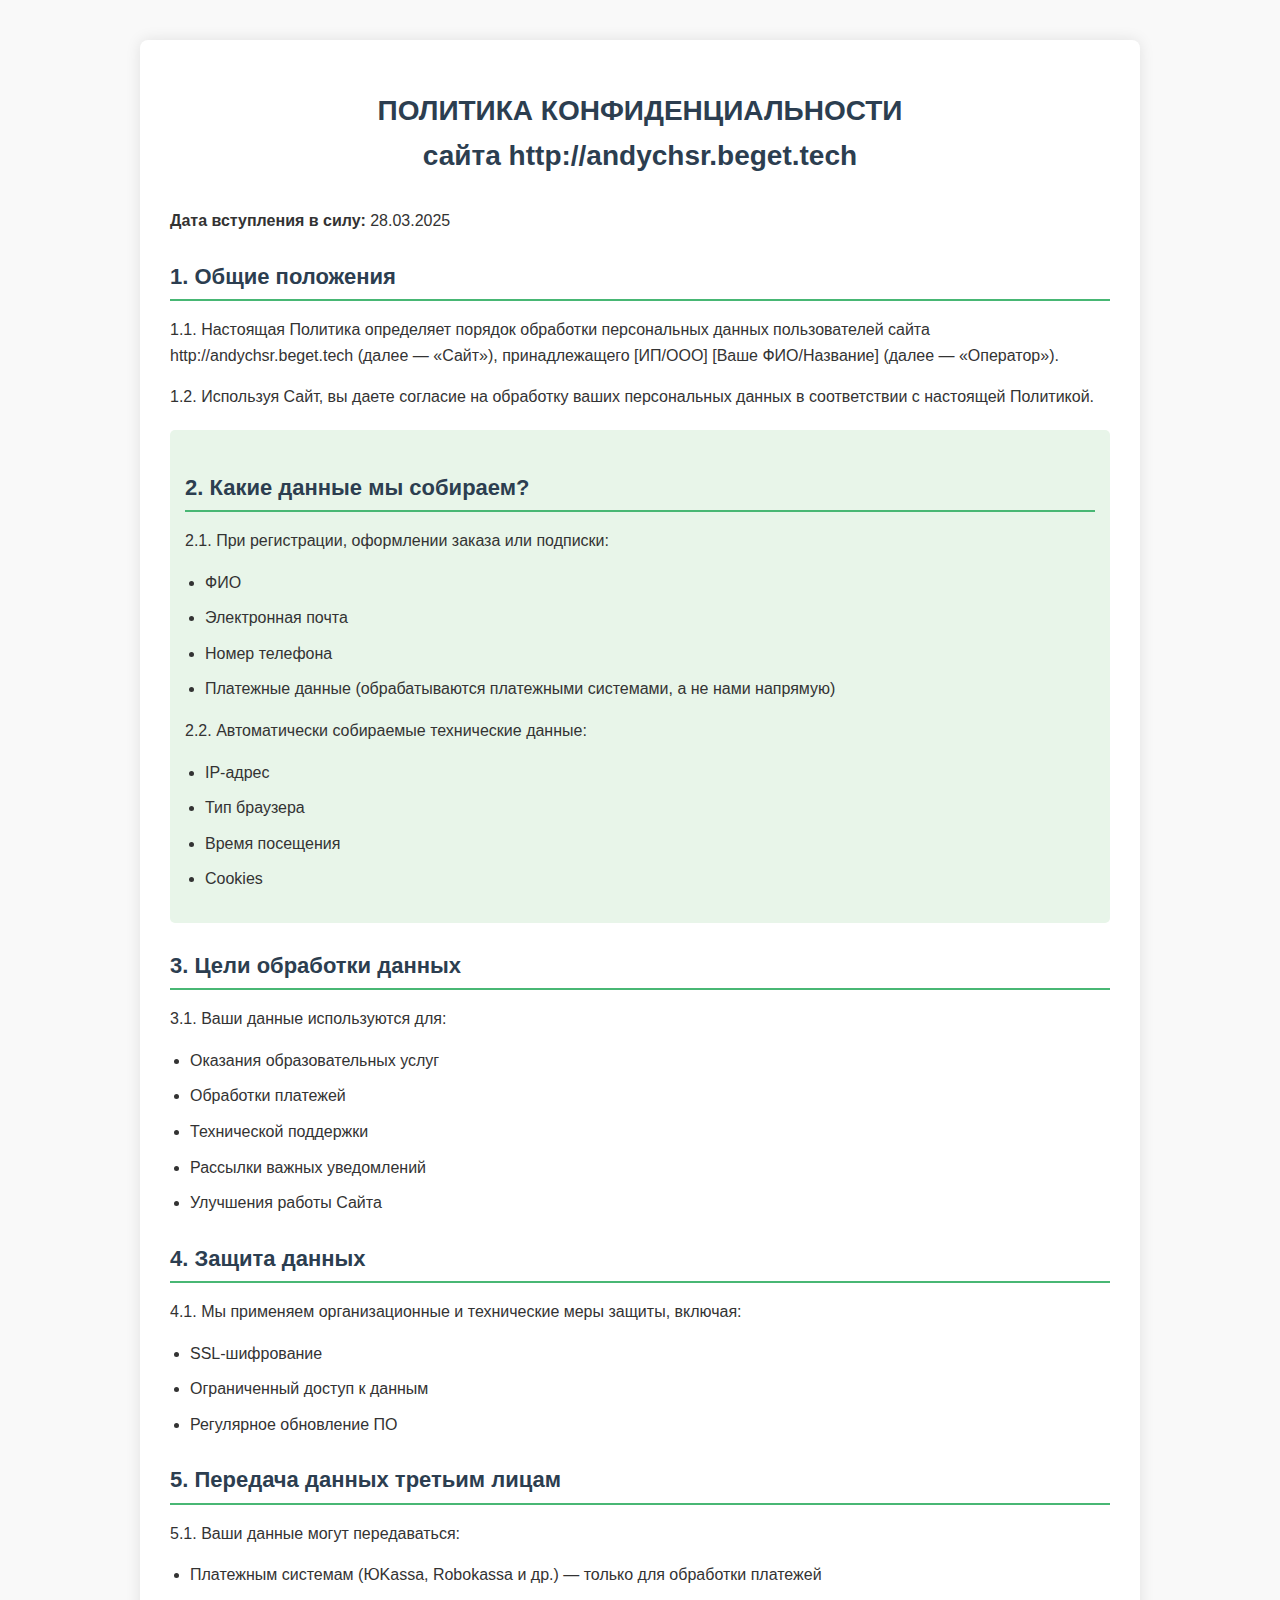
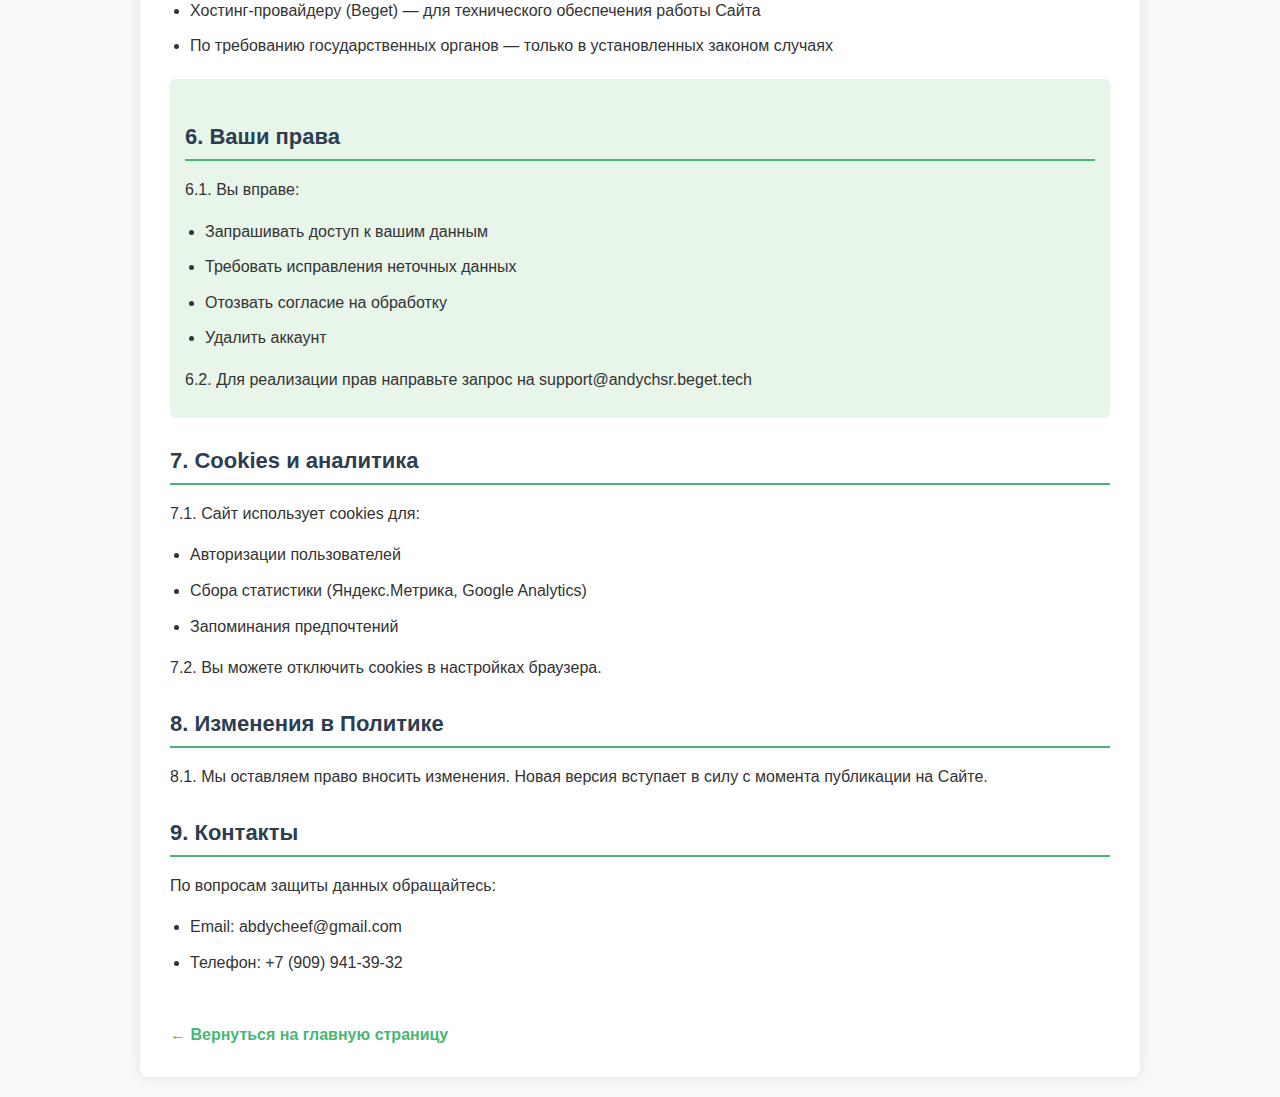
<file: privacy/index.html>
<!DOCTYPE html>
<html lang="ru">
<head>
    <meta charset="UTF-8">
    <meta name="viewport" content="width=device-width, initial-scale=1.0">
    <title>Политика конфиденциальности - AndyCHSR</title>
    <style>
        body {
            font-family: 'Arial', sans-serif;
            line-height: 1.6;
            color: #333;
            max-width: 1000px;
            margin: 0 auto;
            padding: 20px;
            background-color: #f9f9f9;
        }
        .container {
            background-color: #fff;
            border-radius: 8px;
            box-shadow: 0 0 15px rgba(0,0,0,0.1);
            padding: 30px;
            margin-top: 20px;
        }
        h1 {
            color: #2c3e50;
            text-align: center;
            margin-bottom: 30px;
            font-size: 28px;
        }
        h2 {
            color: #2c3e50;
            margin-top: 25px;
            margin-bottom: 15px;
            font-size: 22px;
            border-bottom: 2px solid #48b774;
            padding-bottom: 5px;
        }
        p, li {
            margin-bottom: 10px;
            font-size: 16px;
        }
        ul {
            padding-left: 20px;
        }
        .highlight {
            background-color: #e8f5e9;
            padding: 15px;
            border-radius: 5px;
            margin: 20px 0;
        }
        .back-link {
            display: inline-block;
            margin-top: 30px;
            color: #48b774;
            text-decoration: none;
            font-weight: bold;
        }
        @media (max-width: 768px) {
            body {
                padding: 10px;
            }
            .container {
                padding: 15px;
            }
            h1 {
                font-size: 24px;
            }
        }
    </style>
</head>
<body>
    <div class="container">
        <h1>ПОЛИТИКА КОНФИДЕНЦИАЛЬНОСТИ<br>сайта http://andychsr.beget.tech</h1>
        
        <p><strong>Дата вступления в силу:</strong> 28.03.2025</p>
        
        <h2>1. Общие положения</h2>
        <p>1.1. Настоящая Политика определяет порядок обработки персональных данных пользователей сайта http://andychsr.beget.tech (далее — «Сайт»), принадлежащего [ИП/ООО] [Ваше ФИО/Название] (далее — «Оператор»).</p>
        <p>1.2. Используя Сайт, вы даете согласие на обработку ваших персональных данных в соответствии с настоящей Политикой.</p>
        
        <div class="highlight">
            <h2>2. Какие данные мы собираем?</h2>
            <p>2.1. При регистрации, оформлении заказа или подписки:</p>
            <ul>
                <li>ФИО</li>
                <li>Электронная почта</li>
                <li>Номер телефона</li>
                <li>Платежные данные (обрабатываются платежными системами, а не нами напрямую)</li>
            </ul>
            <p>2.2. Автоматически собираемые технические данные:</p>
            <ul>
                <li>IP-адрес</li>
                <li>Тип браузера</li>
                <li>Время посещения</li>
                <li>Cookies</li>
            </ul>
        </div>
        
        <h2>3. Цели обработки данных</h2>
        <p>3.1. Ваши данные используются для:</p>
        <ul>
            <li>Оказания образовательных услуг</li>
            <li>Обработки платежей</li>
            <li>Технической поддержки</li>
            <li>Рассылки важных уведомлений</li>
            <li>Улучшения работы Сайта</li>
        </ul>
        
        <h2>4. Защита данных</h2>
        <p>4.1. Мы применяем организационные и технические меры защиты, включая:</p>
        <ul>
            <li>SSL-шифрование</li>
            <li>Ограниченный доступ к данным</li>
            <li>Регулярное обновление ПО</li>
        </ul>
        
        <h2>5. Передача данных третьим лицам</h2>
        <p>5.1. Ваши данные могут передаваться:</p>
        <ul>
            <li>Платежным системам (ЮKassa, Robokassa и др.) — только для обработки платежей</li>
            <li>Хостинг-провайдеру (Beget) — для технического обеспечения работы Сайта</li>
            <li>По требованию государственных органов — только в установленных законом случаях</li>
        </ul>
        
        <div class="highlight">
            <h2>6. Ваши права</h2>
            <p>6.1. Вы вправе:</p>
            <ul>
                <li>Запрашивать доступ к вашим данным</li>
                <li>Требовать исправления неточных данных</li>
                <li>Отозвать согласие на обработку</li>
                <li>Удалить аккаунт</li>
            </ul>
            <p>6.2. Для реализации прав направьте запрос на support@andychsr.beget.tech</p>
        </div>
        
        <h2>7. Cookies и аналитика</h2>
        <p>7.1. Сайт использует cookies для:</p>
        <ul>
            <li>Авторизации пользователей</li>
            <li>Сбора статистики (Яндекс.Метрика, Google Analytics)</li>
            <li>Запоминания предпочтений</li>
        </ul>
        <p>7.2. Вы можете отключить cookies в настройках браузера.</p>
        
        <h2>8. Изменения в Политике</h2>
        <p>8.1. Мы оставляем право вносить изменения. Новая версия вступает в силу с момента публикации на Сайте.</p>
        
        <h2>9. Контакты</h2>
        <p>По вопросам защиты данных обращайтесь:</p>
        <ul>
            <li>Email: abdycheef@gmail.com</li>
            <li>Телефон: +7 (909) 941-39-32</li>
        </ul>
        
        
        
        <a href="http://andychsr.beget.tech" class="back-link">← Вернуться на главную страницу</a>
    </div>
</body>
</html>
</file>
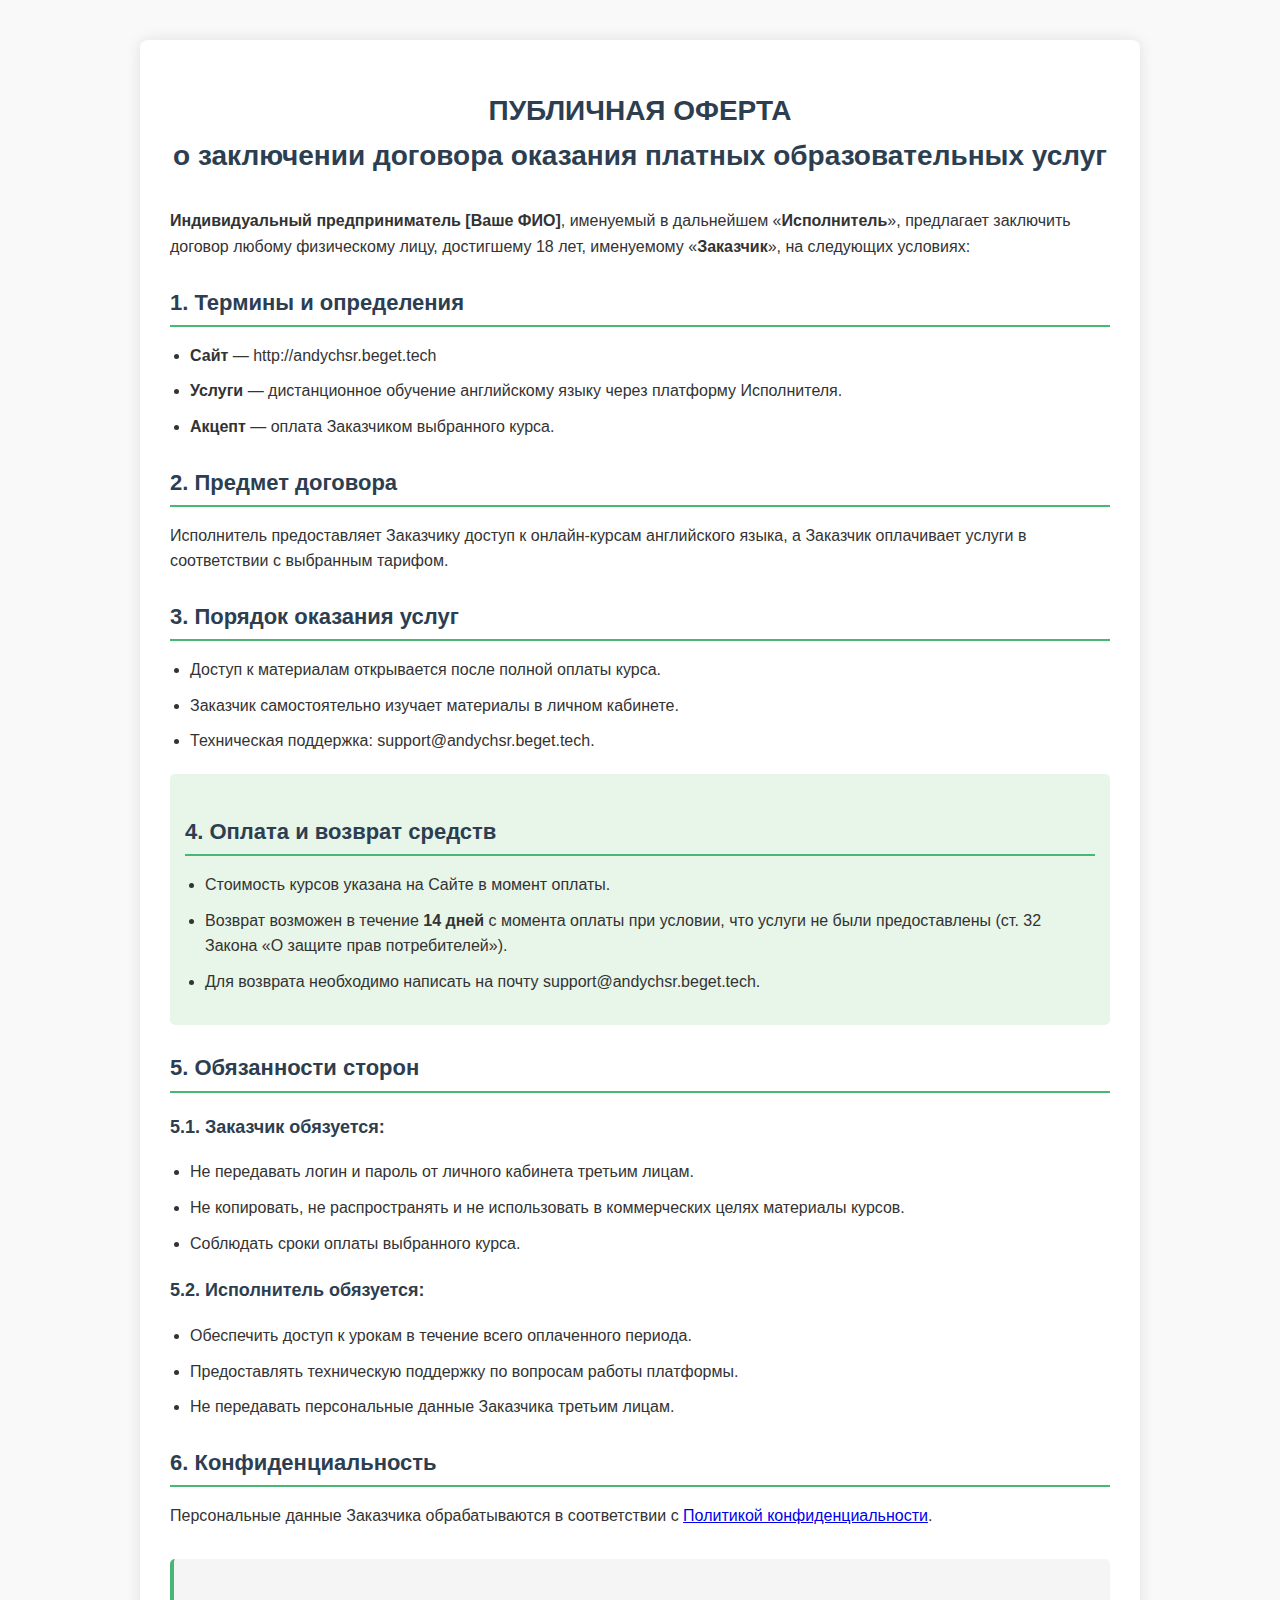
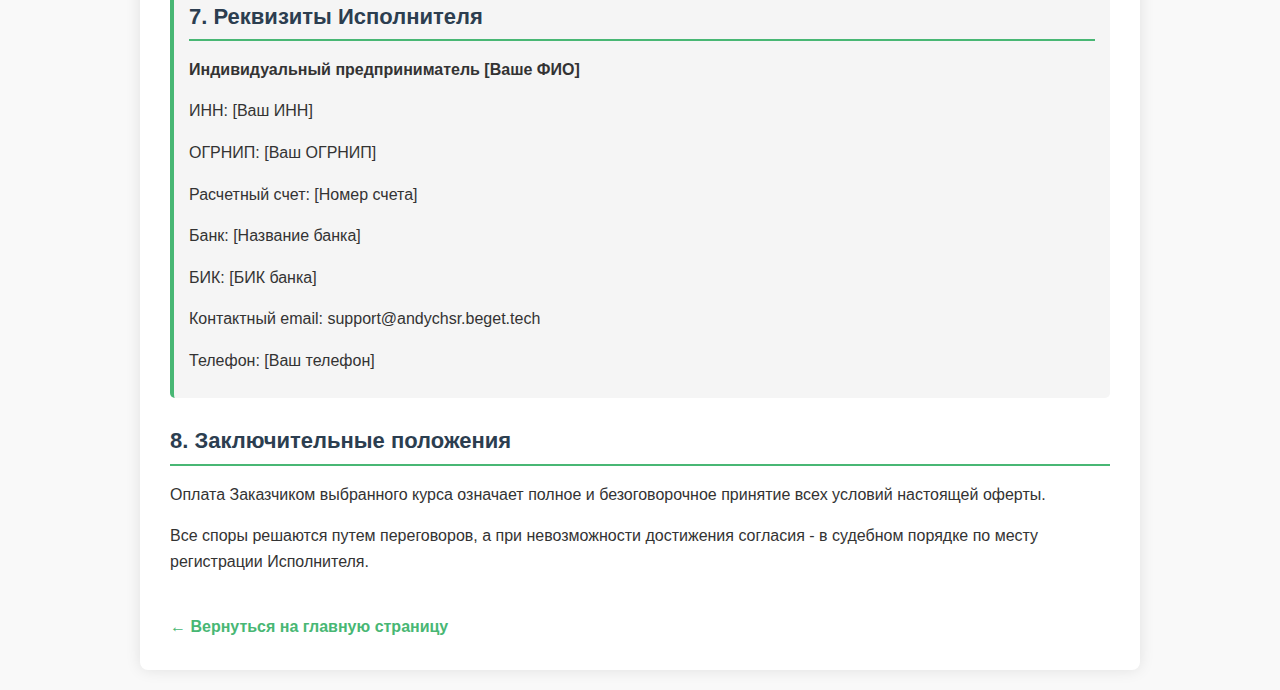
<file: rules/offer.html>
<!DOCTYPE html>
<html lang="ru">
<head>
    <meta charset="UTF-8">
    <meta name="viewport" content="width=device-width, initial-scale=1.0">
    <title>Публичная оферта - AndyCHSR</title>
    <style>
        /* Общие стили */
        body {
            font-family: 'Arial', sans-serif;
            line-height: 1.6;
            color: #333;
            max-width: 1000px;
            margin: 0 auto;
            padding: 20px;
            background-color: #f9f9f9;
        }
        
        .container {
            background-color: #fff;
            border-radius: 8px;
            box-shadow: 0 0 15px rgba(0,0,0,0.1);
            padding: 30px;
            margin-top: 20px;
        }
        
        h1 {
            color: #2c3e50;
            text-align: center;
            margin-bottom: 30px;
            font-size: 28px;
        }
        
        h2 {
            color: #2c3e50;
            margin-top: 25px;
            margin-bottom: 15px;
            font-size: 22px;
            border-bottom: 2px solid #48b774;
            padding-bottom: 5px;
        }
        
        h3 {
            color: #2c3e50;
            margin-top: 20px;
            font-size: 18px;
        }
        
        p, li {
            margin-bottom: 10px;
            font-size: 16px;
        }
        
        ul {
            padding-left: 20px;
        }
        
        .requisites {
            background-color: #f5f5f5;
            padding: 15px;
            border-radius: 5px;
            margin-top: 30px;
            border-left: 4px solid #48b774;
        }
        
        .highlight {
            background-color: #e8f5e9;
            padding: 15px;
            border-radius: 5px;
            margin: 20px 0;
        }
        
        .back-link {
            display: inline-block;
            margin-top: 30px;
            color: #48b774;
            text-decoration: none;
            font-weight: bold;
        }
        
        .back-link:hover {
            text-decoration: underline;
        }
        
        @media (max-width: 768px) {
            body {
                padding: 10px;
            }
            
            .container {
                padding: 15px;
            }
            
            h1 {
                font-size: 24px;
            }
        }
    </style>
</head>
<body>
    <div class="container">
        <h1>ПУБЛИЧНАЯ ОФЕРТА<br>о заключении договора оказания платных образовательных услуг</h1>
        
        <p><strong>Индивидуальный предприниматель [Ваше ФИО]</strong>, именуемый в дальнейшем «<strong>Исполнитель</strong>», предлагает заключить договор любому физическому лицу, достигшему 18 лет, именуемому «<strong>Заказчик</strong>», на следующих условиях:</p>
        
        <h2>1. Термины и определения</h2>
        <ul>
            <li><strong>Сайт</strong> — http://andychsr.beget.tech</li>
            <li><strong>Услуги</strong> — дистанционное обучение английскому языку через платформу Исполнителя.</li>
            <li><strong>Акцепт</strong> — оплата Заказчиком выбранного курса.</li>
        </ul>
        
        <h2>2. Предмет договора</h2>
        <p>Исполнитель предоставляет Заказчику доступ к онлайн-курсам английского языка, а Заказчик оплачивает услуги в соответствии с выбранным тарифом.</p>
        
        <h2>3. Порядок оказания услуг</h2>
        <ul>
            <li>Доступ к материалам открывается после полной оплаты курса.</li>
            <li>Заказчик самостоятельно изучает материалы в личном кабинете.</li>
            <li>Техническая поддержка: support@andychsr.beget.tech.</li>
        </ul>
        
        <div class="highlight">
            <h2>4. Оплата и возврат средств</h2>
            <ul>
                <li>Стоимость курсов указана на Сайте в момент оплаты.</li>
                <li>Возврат возможен в течение <strong>14 дней</strong> с момента оплаты при условии, что услуги не были предоставлены (ст. 32 Закона «О защите прав потребителей»).</li>
                <li>Для возврата необходимо написать на почту support@andychsr.beget.tech.</li>
            </ul>
        </div>
        
        <h2>5. Обязанности сторон</h2>
        
        <h3>5.1. Заказчик обязуется:</h3>
        <ul>
            <li>Не передавать логин и пароль от личного кабинета третьим лицам.</li>
            <li>Не копировать, не распространять и не использовать в коммерческих целях материалы курсов.</li>
            <li>Соблюдать сроки оплаты выбранного курса.</li>
        </ul>
        
        <h3>5.2. Исполнитель обязуется:</h3>
        <ul>
            <li>Обеспечить доступ к урокам в течение всего оплаченного периода.</li>
            <li>Предоставлять техническую поддержку по вопросам работы платформы.</li>
            <li>Не передавать персональные данные Заказчика третьим лицам.</li>
        </ul>
        
        <h2>6. Конфиденциальность</h2>
        <p>Персональные данные Заказчика обрабатываются в соответствии с <a href="http://andychsr.beget.tech/privacy" target="_blank">Политикой конфиденциальности</a>.</p>
        
        <div class="requisites">
            <h2>7. Реквизиты Исполнителя</h2>
            <p><strong>Индивидуальный предприниматель [Ваше ФИО]</strong></p>
            <p>ИНН: [Ваш ИНН]</p>
            <p>ОГРНИП: [Ваш ОГРНИП]</p>
            <p>Расчетный счет: [Номер счета]</p>
            <p>Банк: [Название банка]</p>
            <p>БИК: [БИК банка]</p>
            <p>Контактный email: support@andychsr.beget.tech</p>
            <p>Телефон: [Ваш телефон]</p>
        </div>
        
        <h2>8. Заключительные положения</h2>
        <p>Оплата Заказчиком выбранного курса означает полное и безоговорочное принятие всех условий настоящей оферты.</p>
        <p>Все споры решаются путем переговоров, а при невозможности достижения согласия - в судебном порядке по месту регистрации Исполнителя.</p>
        
        <a href="http://andychsr.beget.tech" class="back-link">← Вернуться на главную страницу</a>
    </div>
</body>
</html>
</file>
